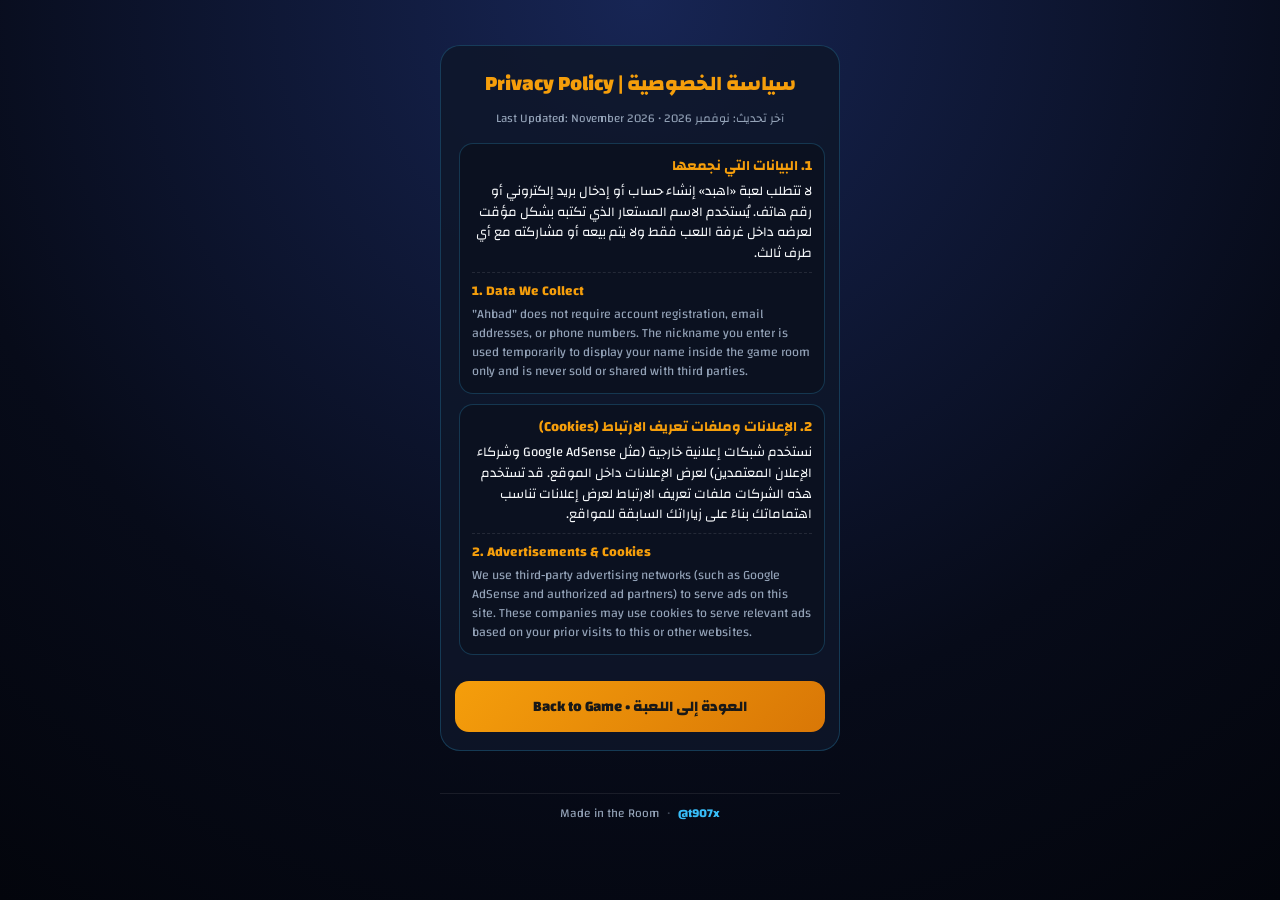
<file: privacy.html>
<!DOCTYPE html>
<html lang="ar" dir="rtl">
<head>
  <meta charset="UTF-8">
  <meta name="viewport" content="width=device-width, initial-scale=1.0">
  <title>سياسة الخصوصية | Privacy Policy - اهبد</title>
  <link rel="stylesheet" href="style.css">
  <style>
    .privacy-card {
      background-color: var(--bg-card);
      border: 1px solid var(--border-color);
      border-radius: var(--radius-lg);
      padding: 18px 14px;
      margin: auto 0;
    }
    .privacy-title {
      font-size: 1.3rem;
      font-weight: 800;
      color: var(--primary);
      text-align: center;
      margin-bottom: 4px;
    }
    .privacy-date {
      font-size: 0.74rem;
      color: var(--text-muted);
      text-align: center;
      margin-bottom: 14px;
    }
    .privacy-list {
      display: flex;
      flex-direction: column;
      gap: 10px;
      margin-bottom: 16px;
      max-height: 58dvh;
      overflow-y: auto;
      padding-left: 4px;
    }
    .privacy-item {
      background-color: var(--bg-input);
      border: 1px solid var(--border-color);
      border-radius: var(--radius-md);
      padding: 12px;
      font-size: 0.83rem;
      line-height: 1.55;
      color: var(--text-main);
    }
    .privacy-item strong {
      display: block;
      color: var(--primary);
      margin-bottom: 4px;
      font-size: 0.88rem;
    }
    .en-block {
      direction: ltr;
      text-align: left;
      color: var(--text-muted);
      font-size: 0.79rem;
      line-height: 1.5;
      margin-top: 8px;
      padding-top: 8px;
      border-top: 1px dashed rgba(255, 255, 255, 0.1);
    }
    .en-block strong {
      font-size: 0.84rem;
    }
  </style>
  <script async src="https://pagead2.googlesyndication.com/pagead/js/adsbygoogle.js?client=ca-pub-3209690944379221"
     crossorigin="anonymous"></script>
</head>
<body>

  <div class="app-container">
    <section class="privacy-card">
      <h1 class="privacy-title">سياسة الخصوصية | Privacy Policy</h1>
      <p class="privacy-date">آخر تحديث: نوفمبر 2026 • Last Updated: November 2026</p>

      <div class="privacy-list">
        <!-- البند 1 -->
        <div class="privacy-item">
          <strong>1. البيانات التي نجمعها</strong>
          لا تتطلب لعبة «اهبد» إنشاء حساب أو إدخال بريد إلكتروني أو رقم هاتف. يُستخدم الاسم المستعار الذي تكتبه بشكل مؤقت لعرضه داخل غرفة اللعب فقط ولا يتم بيعه أو مشاركته مع أي طرف ثالث.
          <div class="en-block">
            <strong>1. Data We Collect</strong>
            "Ahbad" does not require account registration, email addresses, or phone numbers. The nickname you enter is used temporarily to display your name inside the game room only and is never sold or shared with third parties.
          </div>
        </div>

        <!-- البند 2 -->
        <div class="privacy-item">
          <strong>2. الإعلانات وملفات تعريف الارتباط (Cookies)</strong>
          نستخدم شبكات إعلانية خارجية (مثل Google AdSense وشركاء الإعلان المعتمدين) لعرض الإعلانات داخل الموقع. قد تستخدم هذه الشركات ملفات تعريف الارتباط لعرض إعلانات تناسب اهتماماتك بناءً على زياراتك السابقة للمواقع.
          <div class="en-block">
            <strong>2. Advertisements & Cookies</strong>
            We use third-party advertising networks (such as Google AdSense and authorized ad partners) to serve ads on this site. These companies may use cookies to serve relevant ads based on your prior visits to this or other websites.
          </div>
        </div>

        <!-- البند 3 -->
        <div class="privacy-item">
          <strong>3. الروابط الخارجية</strong>
          قد تحتوي الإعلانات المعروضة على روابط لمواقع أو تطبيقات خارجية لا تخضع لإدارتنا، وننصح بمراجعة سياسات الخصوصية الخاصة بتلك المواقع عند زيارتها.
          <div class="en-block">
            <strong>3. External Links</strong>
            Displayed advertisements may contain links to external websites or apps not operated by us. We advise reviewing the privacy policies of any third-party sites you visit.
          </div>
        </div>

        <!-- البند 4 -->
        <div class="privacy-item">
          <strong>4. التواصل والاستفسارات</strong>
          لأي استفسار بخصوص الخصوصية أو اللعبة، يمكنك التواصل معنا مباشرة عبر حساب التليقرام:
          <a href="https://t.me/t907x" target="_blank" rel="noopener noreferrer" class="telegram-link" dir="ltr">@t907x</a>
          <div class="en-block">
            <strong>4. Contact Us</strong>
            For any inquiries regarding privacy or the game, please contact us directly via Telegram:
            <a href="https://t.me/t907x" target="_blank" rel="noopener noreferrer" class="telegram-link">@t907x</a>
          </div>
        </div>
      </div>

      <a href="index.html" class="btn btn-primary" style="display: block; text-align: center; text-decoration: none; color: #181818; font-size: 0.92rem;">
        العودة إلى اللعبة • Back to Game
      </a>
    </section>

    <footer class="app-footer" dir="ltr">
      <span>Made in the Room</span>
      <span class="footer-dot">•</span>
      <a href="https://t.me/t907x" target="_blank" rel="noopener noreferrer" class="telegram-link">@t907x</a>
    </footer>
  </div>

</body>
</html>
</file>
<file: style.css>
/* =========================================================
   إعدادات الهوية البصرية الجديدة للعبة اهبد (Dark Arcade Neon)
   ========================================================= */
@import url('https://fonts.googleapis.com/css2?family=Changa:wght@500;700;800&display=swap');
@import url('https://fonts.googleapis.com/css2?family=Lalezar&display=swap');

:root {
  --bg-main: #070b19;
  --bg-card: rgba(15, 23, 42, 0.85);
  --bg-input: #0b1120;
  --border-color: rgba(56, 189, 248, 0.22);
  --text-main: #f8fafc;
  --text-muted: #94a3b8;
  --primary: #f59e0b;
  --primary-glow: rgba(245, 158, 11, 0.45);
  --cyan: #38bdf8;
  --gold: #fbbf24;
  --danger: #ef4444;
  --success: #10b981;
  --radius-lg: 20px;
  --radius-md: 14px;
  --font-family: 'Changa', sans-serif;
}

* {
  box-sizing: border-box;
  margin: 0;
  padding: 0;
}

body {
  background: radial-gradient(circle at 50% 0%, #172554 0%, #070b19 65%, #03050c 100%);
  color: var(--text-main);
  font-family: var(--font-family);
  min-height: 100dvh;
  display: flex;
  justify-content: center;
  align-items: flex-start;
  padding: 10px 14px 76px;
  user-select: none;
  overflow-x: hidden;
}

/* شبكة خلفية مضيئة */
.bg-grid-glow {
  position: fixed;
  inset: 0;
  background-image:
    linear-gradient(rgba(56, 189, 248, 0.04) 1px, transparent 1px),
    linear-gradient(90deg, rgba(56, 189, 248, 0.04) 1px, transparent 1px);
  background-size: 28px 28px;
  pointer-events: none;
  z-index: 0;
}

#bg-words-layer {
  position: fixed;
  inset: 0;
  overflow: hidden;
  pointer-events: none;
  z-index: 0;
}

.bg-scatter-word {
  position: absolute;
  color: #38bdf8;
  opacity: 0.05;
  font-weight: 800;
  white-space: nowrap;
}

.app-container {
  width: 100%;
  max-width: 400px;
  min-height: calc(100dvh - 86px);
  display: flex;
  flex-direction: column;
  justify-content: space-between;
  position: relative;
  z-index: 1;
}

.hidden {
  display: none !important;
}

/* =========================================================
   البطاقات الزجاجية والشعار
   ========================================================= */
.glass-panel {
  background: var(--bg-card);
  backdrop-filter: blur(12px);
  border: 1px solid var(--border-color);
  border-radius: var(--radius-lg);
  padding: 18px 16px;
  margin: auto 0;
  box-shadow: 0 18px 40px rgba(0, 0, 0, 0.55), inset 0 1px 0 rgba(255, 255, 255, 0.08);
}

.brand-logo-wrap {
  display: flex;
  justify-content: center;
  margin-bottom: 6px;
}

.ahbed-svg-logo {
  width: 245px;
  height: auto;
  animation: floatLogo 3.5s ease-in-out infinite;
}

@keyframes floatLogo {
  0%, 100% { transform: translateY(0); }
  50% { transform: translateY(-4px); }
}

.mini-header-badge {
  display: inline-block;
  margin: 0 auto 8px;
  background: rgba(56, 189, 248, 0.14);
  border: 1px solid rgba(56, 189, 248, 0.35);
  color: var(--cyan);
  font-size: 0.78rem;
  font-weight: 800;
  padding: 3px 12px;
  border-radius: 99px;
}

.section-heading {
  text-align: center;
  font-size: 1.5rem;
  font-weight: 900;
  color: #fff;
  margin-bottom: 4px;
}

.subtitle {
  font-size: 0.84rem;
  color: var(--text-muted);
  text-align: center;
  margin-bottom: 14px;
}

/* =========================================================
   لوحة التوب 3 والقواعد
   ========================================================= */
.top3-box {
  background: linear-gradient(145deg, rgba(245, 158, 11, 0.08), rgba(15, 23, 42, 0.7));
  border: 1px solid rgba(251, 191, 36, 0.25);
  border-radius: 14px;
  padding: 10px 12px;
  margin: 8px auto 12px;
}

.top3-title {
  font-size: 0.84rem;
  font-weight: 800;
  color: var(--gold);
  margin-bottom: 7px;
  text-align: center;
}

.top3-list {
  list-style: none;
  display: flex;
  flex-direction: column;
  gap: 5px;
}

.top3-item {
  display: flex;
  justify-content: space-between;
  align-items: center;
  background: rgba(2, 6, 23, 0.55);
  padding: 5px 10px;
  border-radius: 8px;
  font-size: 0.82rem;
  font-weight: 700;
}

.top3-score {
  color: var(--gold);
  font-weight: 800;
}

.rules-list {
  list-style: none;
  display: flex;
  flex-direction: column;
  gap: 8px;
  margin-bottom: 16px;
}

.rule-item {
  display: flex;
  align-items: flex-start;
  gap: 9px;
  background: rgba(2, 6, 23, 0.5);
  border: 1px solid rgba(255, 255, 255, 0.07);
  border-radius: 12px;
  padding: 10px;
  font-size: 0.82rem;
  line-height: 1.45;
}

.rule-icon {
  font-size: 1.15rem;
}

.gold-text {
  color: var(--gold);
  font-weight: 800;
}

/* =========================================================
   الأزرار والمدخلات (طابع Arcade 3D)
   ========================================================= */
.arcade-cta-btn {
  width: 100%;
  padding: 14px 20px;
  border: none;
  border-radius: var(--radius-md);
  background: linear-gradient(135deg, #fbbf24 0%, #f59e0b 55%, #ea580c 100%);
  color: #090d16;
  font-family: inherit;
  font-size: 1.05rem;
  font-weight: 900;
  cursor: pointer;
  box-shadow: 0 5px 0 #9a3412, 0 10px 24px var(--primary-glow);
  transition: transform 0.12s, box-shadow 0.12s;
}

.arcade-cta-btn:active {
  transform: translateY(4px);
  box-shadow: 0 1px 0 #9a3412, 0 4px 12px var(--primary-glow);
}

.form-group {
  margin-bottom: 14px;
}

.form-label {
  display: block;
  font-size: 0.84rem;
  color: var(--text-muted);
  margin-bottom: 6px;
  font-weight: 700;
}

.input-field {
  width: 100%;
  background-color: var(--bg-input);
  border: 2px solid rgba(56, 189, 248, 0.25);
  border-radius: var(--radius-md);
  padding: 10px 14px;
  color: #fff;
  font-family: inherit;
  font-size: 16px;
  outline: none;
  transition: border-color 0.2s, box-shadow 0.2s;
}

.input-field:focus {
  border-color: var(--cyan);
  box-shadow: 0 0 0 3px rgba(56, 189, 248, 0.18);
}

.input-field:disabled {
  opacity: 0.5;
  cursor: not-allowed;
}

.code-input {
  text-align: center;
  letter-spacing: 6px;
  font-weight: 900;
  text-transform: uppercase;
  font-size: 1.15rem;
}

.btn {
  width: 100%;
  border: none;
  border-radius: var(--radius-md);
  padding: 12px 16px;
  font-family: inherit;
  font-size: 0.96rem;
  font-weight: 800;
  cursor: pointer;
  transition: transform 0.1s, opacity 0.2s;
  color: #fff;
}

.btn:active {
  transform: scale(0.97);
}

.btn:disabled {
  opacity: 0.45;
  cursor: not-allowed;
  transform: none;
}

.btn-primary {
  background: linear-gradient(135deg, #f59e0b, #d97706);
  color: #090d16;
}

.btn-secondary {
  background: #1e293b;
  border: 1px solid rgba(56, 189, 248, 0.28);
}

.btn-success {
  background: linear-gradient(135deg, #10b981, #059669);
  box-shadow: 0 4px 16px rgba(16, 185, 129, 0.35);
}

.btn-ghost {
  background: transparent;
  border: 1px solid rgba(255, 255, 255, 0.15);
  color: var(--text-muted);
}

.btn-sm {
  width: auto;
  padding: 6px 12px;
  font-size: 0.8rem;
  border-radius: 9px;
}

.divider {
  display: flex;
  align-items: center;
  text-align: center;
  color: var(--text-muted);
  font-size: 0.8rem;
  margin: 16px 0;
}

.divider::before,
.divider::after {
  content: '';
  flex: 1;
  border-bottom: 1px solid rgba(255, 255, 255, 0.1);
}

.divider span {
  padding: 0 10px;
}

.join-row {
  display: flex;
  gap: 8px;
}

.join-row .btn {
  width: 42%;
}

/* =========================================================
   غرفة الانتظار (Lobby)
   ========================================================= */
.room-header {
  background: rgba(2, 6, 23, 0.65);
  border: 1.5px dashed var(--cyan);
  border-radius: var(--radius-md);
  padding: 12px;
  text-align: center;
  margin-bottom: 14px;
}

.room-code-display {
  font-size: 2rem;
  font-weight: 900;
  letter-spacing: 8px;
  color: var(--cyan);
  text-shadow: 0 0 14px rgba(56, 189, 248, 0.45);
  margin: 4px 0;
}

.players-status-bar {
  display: flex;
  justify-content: space-between;
  font-size: 0.84rem;
  margin-bottom: 8px;
  color: var(--text-muted);
}

.players-list {
  list-style: none;
  display: flex;
  flex-direction: column;
  gap: 7px;
  margin-bottom: 14px;
}

.player-item {
  display: flex;
  justify-content: space-between;
  align-items: center;
  background: rgba(2, 6, 23, 0.6);
  border: 1px solid rgba(255, 255, 255, 0.08);
  padding: 9px 12px;
  border-radius: 12px;
  font-weight: 700;
  font-size: 0.92rem;
}

.player-info {
  display: flex;
  align-items: center;
  gap: 8px;
}

.color-dot {
  width: 12px;
  height: 12px;
  border-radius: 50%;
  display: inline-block;
}

.badge {
  font-size: 0.7rem;
  padding: 2px 8px;
  border-radius: 99px;
  background: rgba(56, 189, 248, 0.15);
  color: #bae6fd;
}

.remove-player-btn {
  background: none;
  border: none;
  color: var(--danger);
  font-weight: 900;
  cursor: pointer;
  font-size: 1rem;
}

.lobby-actions {
  display: flex;
  flex-direction: column;
  gap: 9px;
}

/* ألوان اللاعبين */
.player-bg-0 { background: linear-gradient(135deg, #2563eb, #1d4ed8); border-color: #60a5fa; }
.player-bg-1 { background: linear-gradient(135deg, #e11d48, #be123c); border-color: #fb7185; }
.player-bg-2 { background: linear-gradient(135deg, #059669, #047857); border-color: #34d399; }
.player-bg-3 { background: linear-gradient(135deg, #d97706, #b45309); border-color: #fbbf24; }
.player-bg-4 { background: linear-gradient(135deg, #7c3aed, #6d28d9); border-color: #a78bfa; }

.dot-0 { background-color: #3b82f6; }
.dot-1 { background-color: #f43f5e; }
.dot-2 { background-color: #10b981; }
.dot-3 { background-color: #f59e0b; }
.dot-4 { background-color: #8b5cf6; }

/* =========================================================
   ساحة اللعب (طور الشبكة + طور الأدوار)
   ========================================================= */
.game-arena {
  display: flex;
  flex-direction: column;
  justify-content: flex-start;
  gap: 8px;
  flex: 1;
  margin: 4px 0;
}

.top-controls-bar {
  position: sticky;
  top: 4px;
  z-index: 20;
  background: rgba(11, 17, 32, 0.94);
  backdrop-filter: blur(10px);
  border: 1px solid rgba(56, 189, 248, 0.35);
  border-radius: 14px;
  padding: 8px 10px;
  margin-bottom: 10px;
  box-shadow: 0 8px 20px rgba(0, 0, 0, 0.45);
}

.fixed-bottom-ad {
  position: fixed;
  bottom: 0;
  left: 0;
  right: 0;
  height: 60px;
  max-height: 60px;
  background: rgba(7, 11, 25, 0.97);
  border-top: 1px solid rgba(56, 189, 248, 0.25);
  display: flex;
  justify-content: center;
  align-items: center;
  z-index: 9500;
  padding: 4px 8px;
  overflow: hidden;
  transition: opacity 0.25s ease, transform 0.25s ease;
}

/* إخفاء الشريط تلقائياً إذا لم ترسل جوجل إعلاناً بعد */
.fixed-bottom-ad:has(ins[data-ad-status="unfilled"]) {
  opacity: 0;
  pointer-events: none;
  transform: translateY(100%);
}

.fixed-bottom-ad ins.adsbygoogle {
  display: block;
  width: 320px;
  height: 50px;
  max-height: 50px;
}

.top-bar {
  display: flex;
  justify-content: space-between;
  align-items: center;
  gap: 6px;
  margin-bottom: 10px;
}

.round-pill {
  background: rgba(255, 255, 255, 0.08);
  padding: 4px 10px;
  border-radius: 99px;
  font-size: 0.78rem;
  font-weight: 800;
}

.mode-pill {
  background: rgba(56, 189, 248, 0.15);
  border: 1px solid rgba(56, 189, 248, 0.35);
  color: var(--cyan);
  padding: 3px 10px;
  border-radius: 99px;
  font-size: 0.74rem;
  font-weight: 800;
}

.mode-pill.turn-pill {
  background: rgba(168, 85, 247, 0.18);
  border-color: rgba(192, 132, 252, 0.45);
  color: #e9d5ff;
}

.remaining-badge {
  color: var(--gold);
  font-size: 0.78rem;
  font-weight: 800;
}

.scoreboard {
  display: grid;
  gap: 6px;
  margin-bottom: 10px;
}

.score-card {
  background: var(--bg-card);
  border: 2px solid var(--border-color);
  border-radius: 12px;
  padding: 5px 4px;
  text-align: center;
}

.score-card.border-0 { border-color: #3b82f6; }
.score-card.border-1 { border-color: #f43f5e; }
.score-card.border-2 { border-color: #10b981; }
.score-card.border-3 { border-color: #f59e0b; }
.score-card.border-4 { border-color: #8b5cf6; }

.score-name {
  font-size: 0.74rem;
  color: var(--text-muted);
  white-space: nowrap;
  overflow: hidden;
  text-overflow: ellipsis;
}

.score-val {
  font-size: 1.1rem;
  font-weight: 900;
}

.question-box {
  background: linear-gradient(160deg, rgba(30, 41, 59, 0.9), rgba(15, 23, 42, 0.95));
  border: 1px solid rgba(56, 189, 248, 0.3);
  border-radius: var(--radius-lg);
  padding: 10px 12px;
  text-align: center;
  margin-bottom: 8px;
  box-shadow: 0 8px 20px rgba(0, 0, 0, 0.35);
}

.category-tag {
  display: inline-block;
  background: rgba(245, 158, 11, 0.16);
  color: var(--gold);
  font-size: 0.76rem;
  font-weight: 800;
  padding: 2px 12px;
  border-radius: 99px;
  margin-bottom: 5px;
}

.question-text {
  font-size: 1.12rem;
  font-weight: 800;
  line-height: 1.38;
}

/* شبكة الـ 12 مربع (جولات 1-5) */
.squares-grid {
  display: grid;
  grid-template-columns: repeat(3, 1fr);
  gap: 8px;
  margin-bottom: 10px;
}

.square-cell {
  height: 58px;
  border-radius: 12px;
  border: 1.5px dashed rgba(148, 163, 184, 0.25);
  background: rgba(15, 23, 42, 0.75);
  display: flex;
  flex-direction: column;
  justify-content: center;
  align-items: center;
  padding: 5px;
  text-align: center;
  font-weight: 800;
  color: #64748b;
}

.square-cell.golden {
  border-color: rgba(251, 191, 36, 0.55);
  background: rgba(245, 158, 11, 0.1);
  color: var(--gold);
  font-size: 0.84rem;
}

.square-cell.claimed {
  border-style: solid;
  color: #ffffff;
  animation: popIn 0.22s ease-out forwards;
}

.claimed-word {
  font-size: 0.88rem;
  line-height: 1.15;
}

.claimed-owner {
  font-size: 0.68rem;
  opacity: 0.92;
  margin-top: 3px;
}

/* ساحة الأدوار (جولات 6-10) */
.turn-arena {
  margin-bottom: 10px;
}

.turn-status-card {
  background: rgba(15, 23, 42, 0.9);
  border: 1.5px solid var(--cyan);
  border-radius: 14px;
  padding: 10px 12px;
  margin-bottom: 10px;
}

.turn-top-row {
  display: flex;
  justify-content: space-between;
  align-items: center;
  margin-bottom: 7px;
  font-weight: 800;
  font-size: 0.92rem;
}

.turn-highlight {
  color: var(--gold);
  font-size: 1rem;
}

.timer-pill {
  background: rgba(2, 6, 23, 0.8);
  padding: 3px 10px;
  border-radius: 99px;
  font-size: 0.85rem;
  font-weight: 900;
  color: var(--cyan);
}

.timer-bar-bg {
  width: 100%;
  height: 7px;
  background: rgba(255, 255, 255, 0.1);
  border-radius: 99px;
  overflow: hidden;
}

.timer-bar-fill {
  height: 100%;
  width: 100%;
  background: var(--cyan);
  transition: width 0.25s linear;
}

.turn-slots-header {
  font-size: 0.78rem;
  color: var(--text-muted);
  margin-bottom: 6px;
}

.turn-slots-grid {
  display: flex;
  flex-direction: column;
  gap: 6px;
}

.turn-slot-box {
  display: flex;
  justify-content: space-between;
  align-items: center;
  background: rgba(15, 23, 42, 0.65);
  border: 1px solid rgba(255, 255, 255, 0.08);
  border-radius: 11px;
  padding: 8px 12px;
  font-size: 0.84rem;
}

.turn-slot-box.active-turn {
  border-color: var(--gold);
  background: rgba(245, 158, 11, 0.12);
  box-shadow: 0 0 14px rgba(245, 158, 11, 0.22);
}

.turn-slot-box.filled {
  border-color: rgba(16, 185, 129, 0.35);
}

.slot-num {
  font-weight: 900;
  color: var(--text-muted);
  width: 26px;
}

.slot-player {
  display: flex;
  align-items: center;
  gap: 7px;
  font-weight: 800;
  flex: 1;
}

.slot-state {
  font-size: 0.76rem;
  color: #cbd5e1;
}

/* أزرار المساعدة الإعلانية + الإدخال */
.ad-helpers-row {
  display: grid;
  grid-template-columns: 1fr 1fr;
  gap: 8px;
  margin-bottom: 6px;
}

.helper-ad-btn {
  display: flex;
  align-items: center;
  justify-content: center;
  gap: 6px;
  padding: 8px 10px;
  border-radius: 10px;
  border: 1px solid rgba(56, 189, 248, 0.35);
  background: rgba(15, 23, 42, 0.85);
  color: #e0f2fe;
  font-family: inherit;
  font-size: 0.78rem;
  font-weight: 800;
  cursor: pointer;
}

.helper-ad-btn.skip-btn {
  border-color: rgba(251, 191, 36, 0.38);
  color: #fef3c7;
}

.ad-tag {
  background: rgba(255, 255, 255, 0.12);
  font-size: 0.64rem;
  padding: 1px 6px;
  border-radius: 6px;
}

.feedback-msg {
  height: 20px;
  text-align: center;
  font-size: 0.82rem;
  font-weight: 700;
  color: var(--gold);
  margin-bottom: 4px;
}

.answer-form {
  display: flex;
  gap: 8px;
}

.answer-form .btn {
  width: 88px;
}

/* =========================================================
   النوافذ المنبثقة وكشف إجابات الأدوار
   ========================================================= */
.modal-overlay {
  position: fixed;
  inset: 0;
  background-color: rgba(3, 7, 18, 0.86);
  backdrop-filter: blur(6px);
  display: flex;
  justify-content: center;
  align-items: center;
  padding: 16px;
  z-index: 50;
}

.modal-box {
  background: #0f172a;
  border: 1px solid rgba(56, 189, 248, 0.3);
  border-radius: var(--radius-lg);
  padding: 20px 18px;
  max-width: 390px;
  width: 100%;
  text-align: center;
  max-height: 90dvh;
  overflow-y: auto;
}

.modal-title {
  font-size: 1.35rem;
  font-weight: 900;
  color: var(--gold);
  margin-bottom: 10px;
}

.turn-reveal-box {
  background: rgba(2, 6, 23, 0.65);
  border: 1px solid rgba(255, 255, 255, 0.1);
  border-radius: 12px;
  padding: 10px;
  margin-bottom: 12px;
  text-align: right;
}

.turn-reveal-title {
  font-size: 0.82rem;
  font-weight: 800;
  color: var(--cyan);
  margin-bottom: 6px;
}

.turn-reveal-list {
  list-style: none;
  display: flex;
  flex-direction: column;
  gap: 5px;
}

.reveal-item {
  display: flex;
  justify-content: space-between;
  align-items: center;
  padding: 6px 9px;
  border-radius: 8px;
  font-size: 0.8rem;
}

.reveal-item.rev-ok {
  background: rgba(16, 185, 129, 0.15);
  border: 1px solid rgba(16, 185, 129, 0.35);
}

.reveal-item.rev-bad {
  background: rgba(239, 68, 68, 0.14);
  border: 1px solid rgba(239, 68, 68, 0.3);
}

.ranking-list {
  list-style: none;
  margin: 10px 0 14px;
  display: flex;
  flex-direction: column;
  gap: 7px;
}

.ranking-item {
  display: flex;
  justify-content: space-between;
  background: rgba(2, 6, 23, 0.65);
  padding: 9px 12px;
  border-radius: 10px;
  font-weight: 800;
  font-size: 0.9rem;
}

.ad-countdown-circle {
  width: 64px;
  height: 64px;
  margin: 0 auto;
  border-radius: 50%;
  border: 3px solid var(--cyan);
  display: flex;
  align-items: center;
  justify-content: center;
  font-size: 1.7rem;
  font-weight: 900;
  color: var(--gold);
  box-shadow: 0 0 20px rgba(56, 189, 248, 0.35);
}

/* =========================================================
   الإعلانات والفوتر والتحميل
   ========================================================= */
.ad-slot {
  display: flex;
  justify-content: center;
  align-items: center;
  width: 100%;
  margin: 8px auto;
  overflow: hidden;
}

.ad-banner-top {
  min-height: 50px;
  background: rgba(15, 23, 42, 0.55);
  border: 1px dashed rgba(56, 189, 248, 0.25);
  border-radius: 12px;
}

.ad-banner-box {
  min-height: 50px;
  margin-top: 12px;
}

.ad-banner-modal {
  min-height: 50px;
  margin: 10px auto 12px;
}

.ad-placeholder {
  display: inline-flex;
  align-items: center;
  justify-content: center;
  width: 320px;
  max-width: 100%;
  height: 50px;
  font-size: 0.74rem;
  color: rgba(255, 255, 255, 0.4);
  background: rgba(255, 255, 255, 0.03);
  border: 1px dashed rgba(255, 255, 255, 0.15);
  border-radius: 8px;
}

.app-footer {
  margin-top: 8px;
  padding-top: 8px;
  border-top: 1px solid rgba(255, 255, 255, 0.08);
  display: flex;
  justify-content: center;
  align-items: center;
  gap: 8px;
  font-size: 0.76rem;
  color: var(--text-muted);
}

.footer-dot { opacity: 0.4; }
.telegram-link { color: var(--cyan); text-decoration: none; font-weight: 700; }

.loading-overlay {
  position: fixed;
  inset: 0;
  background: rgba(7, 11, 25, 0.9);
  display: flex;
  flex-direction: column;
  justify-content: center;
  align-items: center;
  gap: 14px;
  z-index: 999;
}

.loader-squares {
  display: grid;
  grid-template-columns: repeat(2, 18px);
  gap: 6px;
}

.loader-squares span {
  width: 18px;
  height: 18px;
  background: var(--gold);
  border-radius: 4px;
  animation: squarePulse 0.9s infinite ease-in-out;
}

@keyframes popIn {
  0% { transform: scale(0.85); opacity: 0.5; }
  100% { transform: scale(1); opacity: 1; }
}

@keyframes squarePulse {
  0%, 100% { transform: scale(0.75); opacity: 0.4; }
  50% { transform: scale(1.1); opacity: 1; }
}

@keyframes prankShake {
  0%, 100% { transform: translateX(0); }
  20%, 60% { transform: translateX(-8px); }
  40%, 80% { transform: translateX(8px); }
}

.round-clock-pill {
  background: rgba(56, 189, 248, 0.14);
  border: 1px solid rgba(56, 189, 248, 0.4);
  color: #38bdf8;
  padding: 3px 10px;
  border-radius: 99px;
  font-size: 0.82rem;
  font-weight: 900;
  font-variant-numeric: tabular-nums;
}

.round-clock-pill.clock-urgent {
  background: rgba(239, 68, 68, 0.2);
  border-color: #ef4444;
  color: #fca5a5;
  animation: clockPulse 0.7s infinite alternate;
}

@keyframes clockPulse {
  from { transform: scale(1); }
  to { transform: scale(1.07); }
}

.sound-btn {
  background: rgba(255, 255, 255, 0.08);
  border: 1px solid rgba(255, 255, 255, 0.16);
  border-radius: 8px;
  padding: 3px 7px;
  font-size: 0.85rem;
  cursor: pointer;
  line-height: 1;
}
</file>
